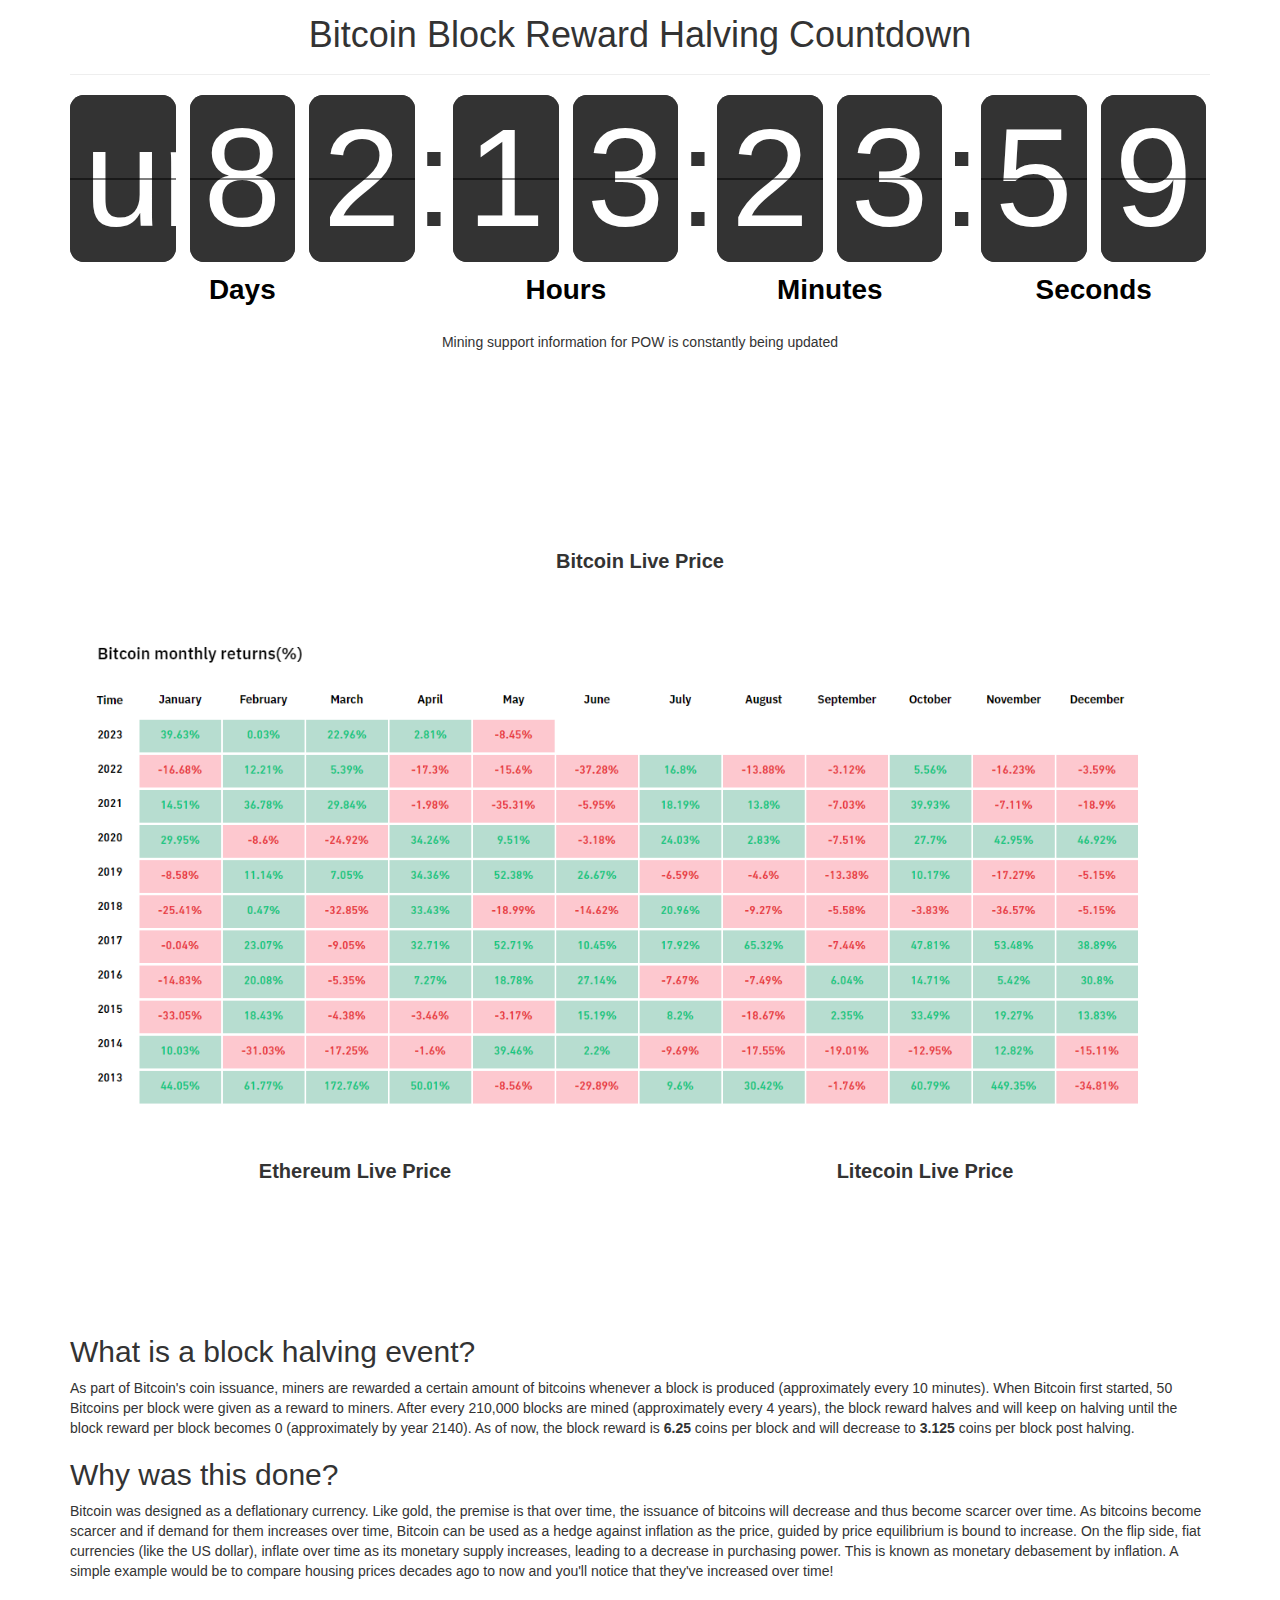
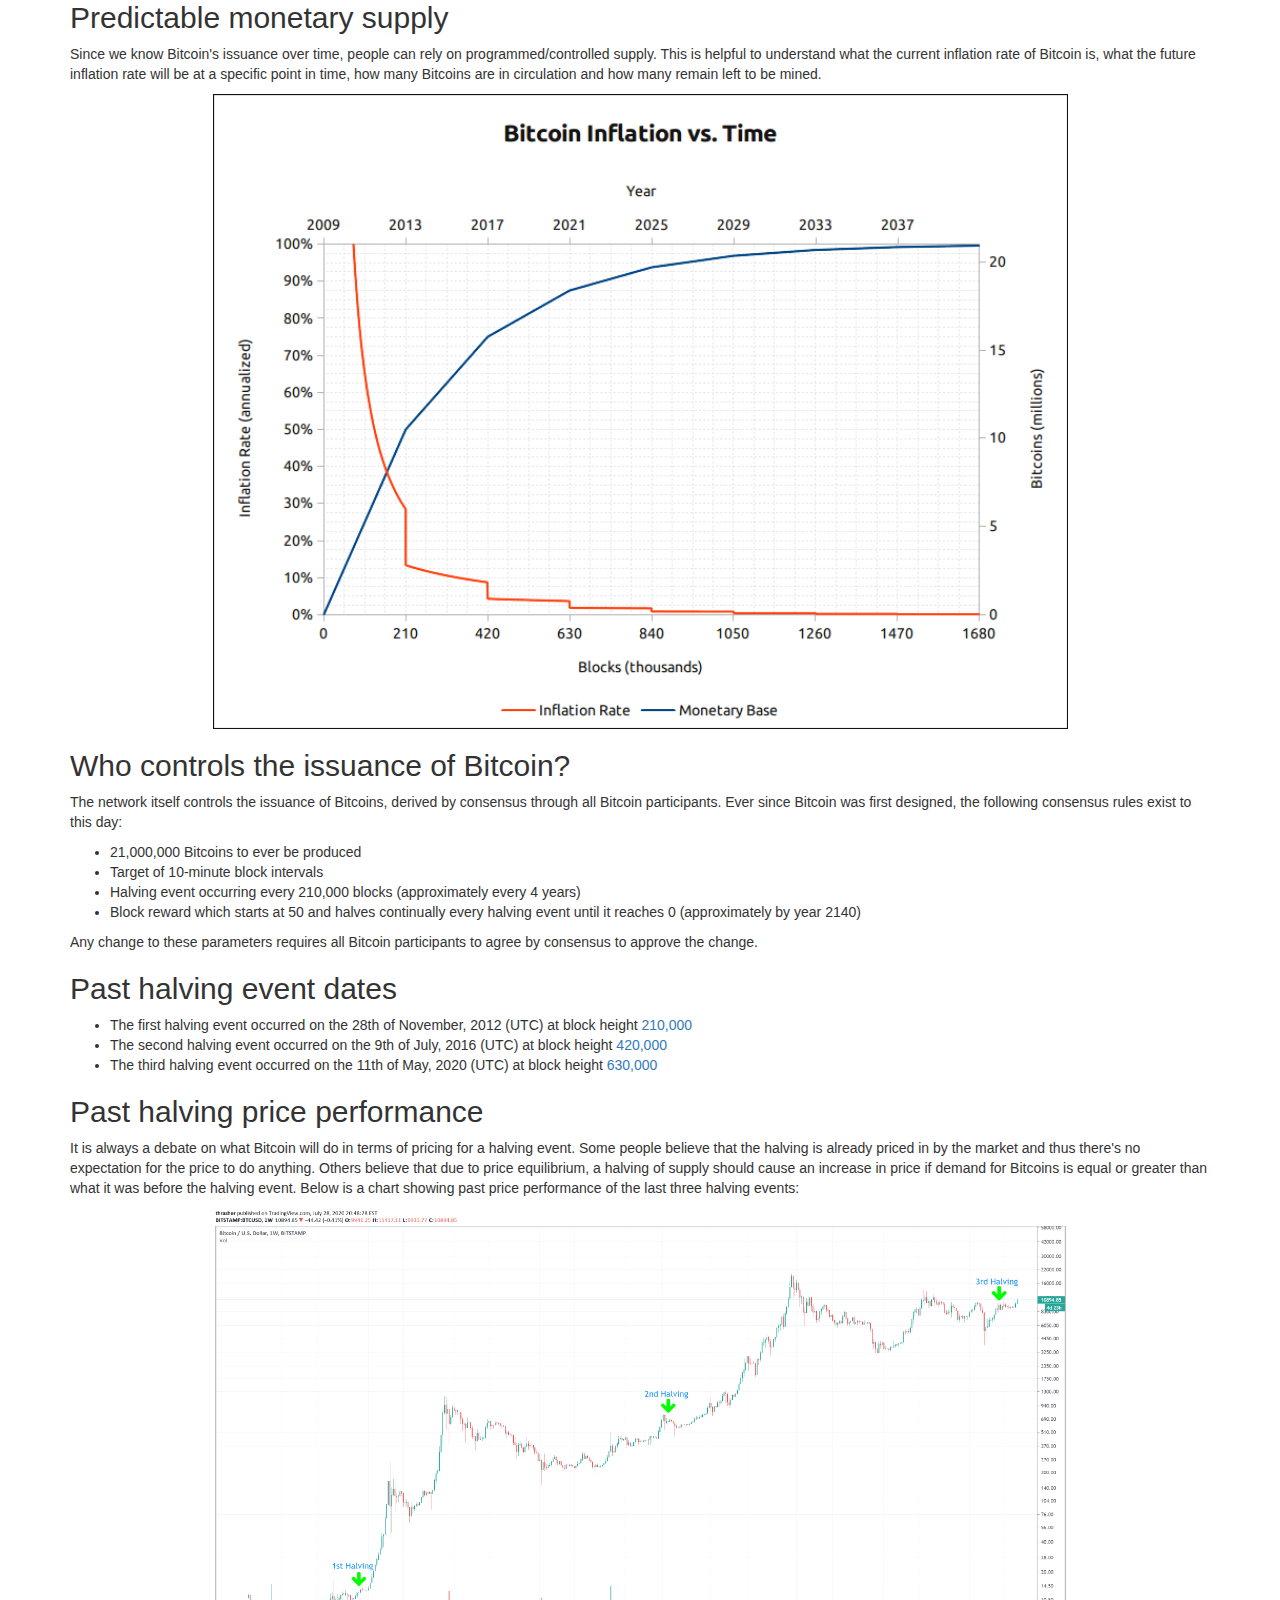
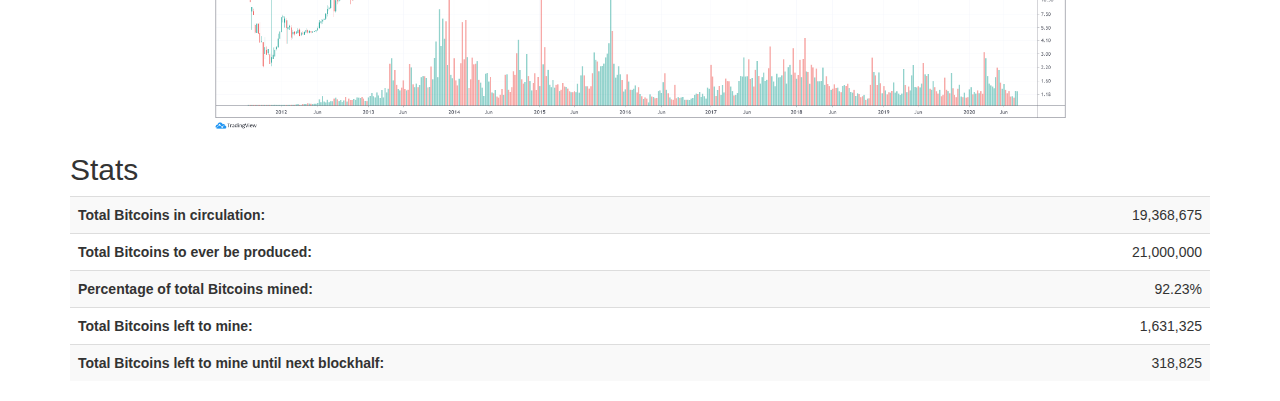
<file: index.html>
<!DOCTYPE html>
<html lang="en">
<meta http-equiv="content-type" content="text/html;charset=UTF-8" />
<head>
	<meta charset="utf-8">
	<meta http-equiv="X-UA-Compatible" content="IE=edge">
	<meta name="viewport" content="width=device-width, initial-scale=1">
	<meta name="description" content="Bitcoin Block Reward Halving Countdown website">
	<meta name="author" content="">
	<link rel="shortcut icon" href="favicon.png">
	<title>Bitcoin Block Reward Halving Countdown</title>
	<link rel="stylesheet" href="https://maxcdn.bootstrapcdn.com/bootstrap/3.3.1/css/bootstrap.min.css">
	<link rel="stylesheet" href="css/style.css">
	<script src="https://cdnjs.cloudflare.com/ajax/libs/jquery/3.4.1/jquery.min.js"></script>
	<script src="js/jquery.flipper-responsive.js"></script>
	

</head>
<body>

	<div class="container" style="padding-bottom: 20px;">
		<div class="page-header" style="text-align:center;margin-top:-5px">
			<h1>Bitcoin Block Reward Halving Countdown</h1>
		</div>

		<div id="myFlipper" class="flipper flipper-dark"
			 data-reverse="true"
			 data-datetime="2024-04-27 23:41:18"
			 data-template="ddd|HH|ii|ss"
			 data-labels="Days|Hours|Minutes|Seconds"></div>
		<script>
			jQuery(function ($) {
				$('#myFlipper').flipper('init');
			});
		</script>
		<div style="text-align:center">
			Mining support information for POW is constantly being updated
		</div>
	</div>

	<div class="container" style="display: flex; align-items: center; justify-content: center;">
		<div>
			<iframe data-aa='2213565' src='//acceptable.a-ads.com/2213565' style='border:0px; padding:0; width:100%; height:100%; overflow:hidden; background-color: transparent;'></iframe>
		</div>
	</div>

	<div class="container" style="padding-top: 20px; padding-bottom: 20px;">
		<div style="text-align:center">
			<strong style="font-size: 20px;">Bitcoin Live Price</strong>
		</div>
		<br />
		<div class="">
			<!-- TradingView Widget BEGIN -->
			<div class="tradingview-widget-container">
				<div id="tradingview_e515c"></div>

				<script type="text/javascript" src="https://s3.tradingview.com/tv.js"></script>
				<script type="text/javascript">
					new TradingView.widget(
						{
							"width": "100%",
							"height": 500,
							"symbol": "INDEX:BTCUSD",
							"interval": "W",
							"timezone": "Etc/UTC",
							"theme": "light",
							"style": "1",
							"locale": "en",
							"toolbar_bg": "#f1f3f6",
							"enable_publishing": false,
							"withdateranges": true,
							"hide_side_toolbar": false,
							"allow_symbol_change": true,
							"details": true,
							"container_id": "tradingview_e515c"
						}
					);
				</script>
			</div>
			<!-- TradingView Widget END -->
		</div>
	</div>
	<div class="container">
		<img src="images/ann.png" alt="Bitcoin monthly returns" style="display: block; margin-left: auto; margin-right: auto; width:100%"></img>

	</div>
	<div class="container" style="padding-top: 20px; padding-bottom: 20px;">
		<div class="col-md-6">
			<div style="text-align:center">
				<strong style="font-size: 20px;">Ethereum Live Price</strong>
			</div>
			<br />
			<!-- TradingView Widget BEGIN -->
			<div class="tradingview-widget-container">
				<div id="tradingview_8a42a"></div>

				<script type="text/javascript" src="https://s3.tradingview.com/tv.js"></script>
				<script type="text/javascript">
					new TradingView.widget(
						{
							"width": "100%",
							"height": 500,
							"symbol": "INDEX:ETHUSD",
							"interval": "W",
							"timezone": "Etc/UTC",
							"theme": "light",
							"style": "1",
							"locale": "en",
							"toolbar_bg": "#f1f3f6",
							"enable_publishing": false,
							"withdateranges": true,
							"allow_symbol_change": true,
							"container_id": "tradingview_8a42a"
						}
					);
				</script>
			</div>
			<!-- TradingView Widget END -->
		</div>

		<div class="col-md-6">
			<div style="text-align:center">
				<strong style="font-size: 20px;">Litecoin Live Price</strong>
			</div>
			<br />
			<!-- TradingView Widget BEGIN -->
			<div class="tradingview-widget-container">
				<div id="tradingview_35d1d"></div>

				<script type="text/javascript" src="https://s3.tradingview.com/tv.js"></script>
				<script type="text/javascript">
					new TradingView.widget(
						{
							"width": "100%",
							"height": 500,
							"symbol": "BITSTAMP:LTCUSD",
							"interval": "W",
							"timezone": "Etc/UTC",
							"theme": "light",
							"style": "1",
							"locale": "en",
							"toolbar_bg": "#f1f3f6",
							"enable_publishing": false,
							"withdateranges": true,
							"allow_symbol_change": true,
							"container_id": "tradingview_35d1d"
						}
					);
				</script>
			</div>
			<!-- TradingView Widget END -->
		</div>
	</div>
	
	<div class="container" style="display: flex; align-items: center; justify-content: center;">
		<iframe data-aa='2213568' src='//ad.a-ads.com/2213568?size=970x90' style='width:970px; height:90px; border:0px; padding:0; overflow:hidden; background-color: transparent;'></iframe>
	</div>
	
	<div class="container">
		<h2>What is a block halving event?</h2>
		<p>
			As part of Bitcoin's coin issuance, miners are rewarded a certain amount of bitcoins whenever a block is produced (approximately every 10 minutes).
			When Bitcoin first started, 50 Bitcoins per block were given as a reward to miners. After every 210,000 blocks are mined (approximately every 4 years), the block
			reward halves and will keep on halving until the block reward per block becomes 0 (approximately by year 2140). As of now, the block reward is <b>6.25</b> coins per block and will decrease to
			<b>3.125</b> coins per block post halving.
		</p>

		<h2> Why was this done?</h2>
		<p>
			Bitcoin was designed as a deflationary currency. Like gold, the premise is that over time, the issuance of bitcoins will decrease and thus become scarcer over time. As bitcoins become
			scarcer and if demand for them increases over time, Bitcoin can be used as a hedge against inflation as the price, guided by price equilibrium is bound to increase. On the flip side,
			fiat currencies (like the US dollar), inflate over time as its monetary supply increases, leading to a decrease in purchasing power. This is known as monetary debasement by inflation. A simple example would be
			to compare housing prices decades ago to now and you'll notice that they've increased over time!
		</p>

		<h2> Predictable monetary supply</h2>
		<p>
			Since we know Bitcoin's issuance over time, people can rely on programmed/controlled supply. This is helpful to understand what the current inflation rate of Bitcoin is, what the future inflation rate will be at
			a specific point in time, how many Bitcoins are in circulation and how many remain left to be mined.
		</p>
		<a href="images/bitcoin-inflation-chart.png"><img src="images/bitcoin-inflation-chart.png" alt="bitcoin inflation chart" style="display: block; margin-left: auto; margin-right: auto; width:75%"></img></a>

		<h2> Who controls the issuance of Bitcoin?</h2>
		<p>
			The network itself controls the issuance of Bitcoins, derived by consensus through all Bitcoin participants. Ever since Bitcoin was first designed, the following consensus rules exist to this day:
			<ul>
				<li> 21,000,000 Bitcoins to ever be produced</li>
				<li> Target of 10-minute block intervals</li>
				<li> Halving event occurring every 210,000 blocks (approximately every 4 years)</li>
				<li> Block reward which starts at 50 and halves continually every halving event until it reaches 0 (approximately by year 2140)</li>
			</ul>
			Any change to these parameters requires all Bitcoin participants to agree by consensus to approve the change.
		</p>

		<h2> Past halving event dates </h2>
		<ul>
			<li> The first halving event occurred on the 28th of November, 2012 (UTC) at block height <a href="https://www.blockchain.com/btc/block/000000000000048b95347e83192f69cf0366076336c639f9b7228e9ba171342e">210,000</a></li>
			<li> The second halving event occurred on the 9th of July, 2016 (UTC) at block height <a href="https://www.blockchain.com/btc/block/000000000000000002cce816c0ab2c5c269cb081896b7dcb34b8422d6b74ffa1">420,000</a></li>
			<li> The third halving event occurred on the 11th of May, 2020 (UTC) at block height <a href="https://www.blockchain.com/btc/block/000000000000000000024bead8df69990852c202db0e0097c1a12ea637d7e96d">630,000</a></li>
		</ul>
		<h2> Past halving price performance </h2>
		<p>
			It is always a debate on what Bitcoin will do in terms of pricing for a halving event. Some people believe that the halving is already priced in by the market and thus there's no expectation
			for the price to do anything. Others believe that due to price equilibrium, a halving of supply should cause an increase in price if demand for Bitcoins is equal or greater than what it was before
			the halving event. Below is a chart showing past price performance of the last three halving events:
		</p>
		<a href="images/bitcoin-halving-chart.png"><img src="images/bitcoin-halving-chart.png" alt="bitcoin halving chart" style="display: block; margin-left: auto; margin-right: auto; width:75%"></img></a>
		<div style="align:center">
			<!-- bbh-horizontal -->
			<ins class="adsbygoogle"
				 style="display:block"
				 data-ad-client="ca-pub-5331439728675640"
				 data-ad-slot="5627116373"
				 data-ad-format="auto"
				 data-full-width-responsive="true"></ins>
			<script>
				(adsbygoogle = window.adsbygoogle || []).push({});
			</script>
		</div>
		<h2 id="stats">Stats </h2>
		<table class="table table-striped">
			<tr><td><b>Total Bitcoins in circulation:</b></td><td align="right">19,368,675</td></tr>
			<tr><td><b>Total Bitcoins to ever be produced:</b></td><td align="right">21,000,000</td></tr>
			<tr><td><b>Percentage of total Bitcoins mined:</b></td><td align="right">92.23%</td></tr>
			<tr><td><b>Total Bitcoins left to mine:</b></td><td align="right">1,631,325</td></tr>
			<tr><td><b>Total Bitcoins left to mine until next blockhalf:</b></td><td align="right">318,825</td></tr>
		</table>
	</div>

	
</body>
</html>
</file>
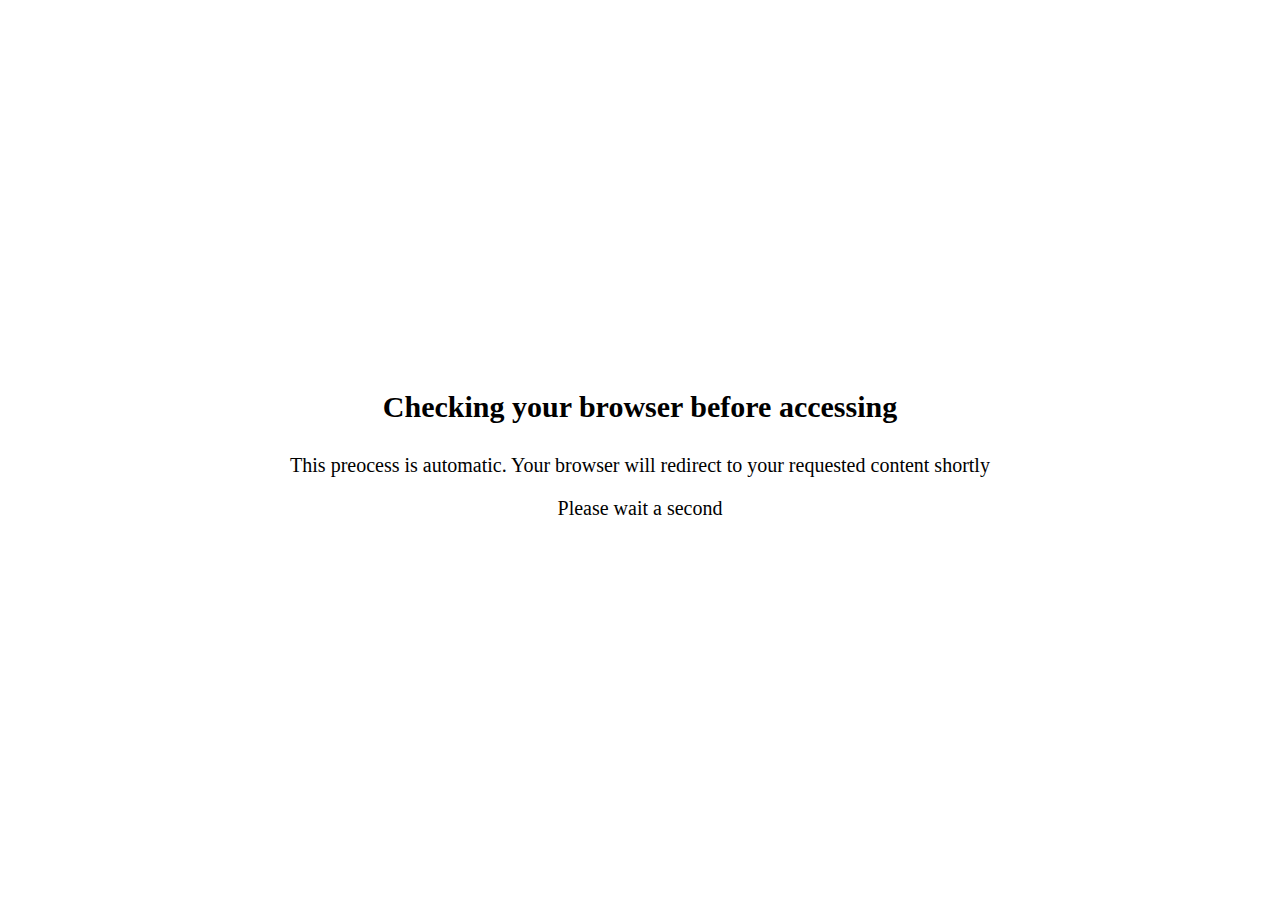
<file: redirect/index.html>
<!DOCTYPE html>
<html>
<head>
    <title>HTML Meta Tag</title>
    <meta http-equiv="refresh" content="3; url = /index.html" />
    <style>
        div.concen {
            display: flex;
            flex-direction: column;
            align-items: center;
            justify-content: center;
        }
        body {
            display: flex; 
            justify-content: center;
            align-items: center; 
            height: 100vh;
            margin: 0;
        }

        div.aaa {
            text-align: center;
            font-size: 20px;
        }
        p.bbb {
            font-size: 30px;
            font-weight: bold;
        }
    </style>
</head>
<body>
        <div class="aaa">
            <p class="bbb">Checking your browser before accessing</p>
            <p>This preocess is automatic. Your browser will redirect to your requested content shortly</p>
            <p>Please wait a second</p>
        </div>
</body>
</html>
</file>
<file: css/style.css>
.flipper {
  color: #333;
  display: block;
  font-size: 50px;
  line-height: 100%;
  padding: 0;
  margin: 0;
  height: 1.7em;
}
.flipper.flipper-invisible {
  font-size: 0px !important;
}

.flipper-group {
  position: relative;
  white-space: nowrap;
  display: block;
  float: left;
  padding: 0;
  margin: 0;
}
.flipper-group label {
  position: absolute;
  color: rgb(0, 0, 0);
  font-size: 20%;
  top: 100%;
  line-height: 1em;
  left: 50%;
  -webkit-transform: translate(-50%, 0);
          transform: translate(-50%, 0);
  text-align: center;
  padding-top: .5em;
}

.flipper-digit {
  white-space: nowrap;
  position: relative;
  padding: 0;
  margin: 0;
  display: inline-block;
  float: left;
  height: 1.2em;
  overflow-y: hidden;
}
.flipper-digit span {
  font-size: 25%;
}

.flipper-delimiter {
  white-space: nowrap;
  display: block;
  float: left;
  padding: 0;
  margin: 0;
  color: #fff;
  min-width: .1em;
  white-space: nowrap;
  display: block;
  padding-top: 0.1em;
  padding-bottom: 0.1em;
  line-height: 1em;
}

.digit-face {
  display: block;
  visibility: hidden;
  position: relative;
  border-radius: 0.1em;
  top: 0;
  left: 0;
  right: 0;
  bottom: 0;
  z-index: 8;
  padding-top: 0.1em;
  padding-bottom: 0.1em;
  padding-left: 0.1em;
  padding-right: 0.1em;
  box-sizing: border-box;
  text-align: center;
}

.digit-next {
  display: block;
  position: relative;
  border-radius: 0.1em;
  top: 0;
  left: 0;
  right: 0;
  bottom: 0;
  z-index: 8;
  height: 1.2em;
  background: #fff;
  padding-top: 0.1em;
  padding-bottom: 0.1em;
  padding-left: 0.1em;
  padding-right: 0.1em;
  box-sizing: border-box;
  text-align: center;
  -webkit-user-select: none;
     -moz-user-select: none;
      -ms-user-select: none;
          user-select: none;
}

.digit-top {
  z-index: 10;
  top: 0;
  left: 0;
  right: 0;
  height: 50%;
  -webkit-backface-visibility: hidden;
          backface-visibility: hidden;
  pointer-events: none;
  overflow: hidden;
  position: absolute;
  background: #fff;
  padding-top: 0.1em;
  padding-bottom: 0;
  padding-left: 0.1em;
  padding-right: 0.1em;
  border-top-left-radius: 0.1em;
  border-top-right-radius: 0.1em;
  box-sizing: border-box;
  text-align: center;
  -webkit-user-select: none;
     -moz-user-select: none;
      -ms-user-select: none;
          user-select: none;
  transition: background 0s linear, -webkit-transform 0s linear;
  transition: transform 0s linear, background 0s linear;
  transition: transform 0s linear, background 0s linear, -webkit-transform 0s linear;
  -webkit-transform-origin: 0 0.6em 0 !important;
          transform-origin: 0 0.6em 0 !important;
  -webkit-transform-style: preserve-3d !important;
          transform-style: preserve-3d !important;
  z-index: 20;
}
.digit-top.r {
  transition: background 0.2s linear, -webkit-transform 0.2s linear;
  transition: transform 0.2s linear, background 0.2s linear;
  transition: transform 0.2s linear, background 0.2s linear, -webkit-transform 0.2s linear;
  -webkit-transform: rotateX(90deg);
          transform: rotateX(90deg);
  background: #cccccc;
}

.digit-top2 {
  visibility: hidden;
  position: absolute;
  height: 50%;
  left: 0;
  right: 0;
  background: #cccccc;
  transition: -webkit-transform 0.2s linear;
  transition: transform 0.2s linear;
  transition: transform 0.2s linear, -webkit-transform 0.2s linear;
  line-height: 0em !important;
  top: 50% !important;
  bottom: auto !important;
  padding-top: 0;
  padding-bottom: 0.1em;
  padding-left: 0.1em;
  padding-right: 0.1em;
  border-bottom-left-radius: 0.1em;
  border-bottom-right-radius: 0.1em;
  overflow: hidden;
  text-align: center;
  -webkit-user-select: none;
     -moz-user-select: none;
      -ms-user-select: none;
          user-select: none;
  transition: background 0s linear, -webkit-transform 0s linear;
  transition: transform 0s linear, background 0s linear;
  transition: transform 0s linear, background 0s linear, -webkit-transform 0s linear;
  -webkit-transform: rotateX(-90deg);
          transform: rotateX(-90deg);
  -webkit-transform-style: preserve-3d !important;
          transform-style: preserve-3d !important;
  -webkit-transform-origin: 0 0 0 !important;
          transform-origin: 0 0 0 !important;
  z-index: 20;
}
.digit-top2.r {
  visibility: visible;
  transition: background 0.2s linear 0.2s, -webkit-transform 0.2s linear 0.2s;
  transition: transform 0.2s linear 0.2s, background 0.2s linear 0.2s;
  transition: transform 0.2s linear 0.2s, background 0.2s linear 0.2s, -webkit-transform 0.2s linear 0.2s;
  -webkit-transform: rotateX(0deg);
          transform: rotateX(0deg);
  background: #fff;
}

.digit-bottom {
  -webkit-backface-visibility: hidden;
          backface-visibility: hidden;
  pointer-events: none;
  position: absolute;
  overflow: hidden;
  background: #fff;
  height: 50%;
  left: 0;
  right: 0;
  bottom: 0;
  z-index: 9;
  line-height: 0em;
  padding-top: 0;
  padding-bottom: 0.1em;
  padding-left: 0.1em;
  padding-right: 0.1em;
  border-bottom-left-radius: 0.1em;
  border-bottom-right-radius: 0.1em;
  box-sizing: border-box;
  text-align: center;
  transition: none;
}
.digit-bottom.r {
  transition: background 0.2s linear;
  background: #cccccc;
}

.flipper-digit:after {
  content: "";
  position: absolute;
  height: 2px;
  background: rgba(0, 0, 0, 0.5);
  top: 50%;
  display: block;
  z-index: 30;
  left: 0;
  right: 0;
}

.flipper-dark {
  color: #fff;
}
.flipper-dark .flipper-delimiter {
  color: #333;
}
.flipper-dark .digit-next {
  background: #333;
}
.flipper-dark .digit-top {
  background: #333;
}
.flipper-dark .digit-top.r {
  background: black;
}
.flipper-dark .digit-top2 {
  background: black;
}
.flipper-dark .digit-top2.r {
  background: #333;
}
.flipper-dark .digit-bottom {
  background: #333;
}

.flipper-dark-labels .flipper-group label {
  color: #333;
}
</file>
